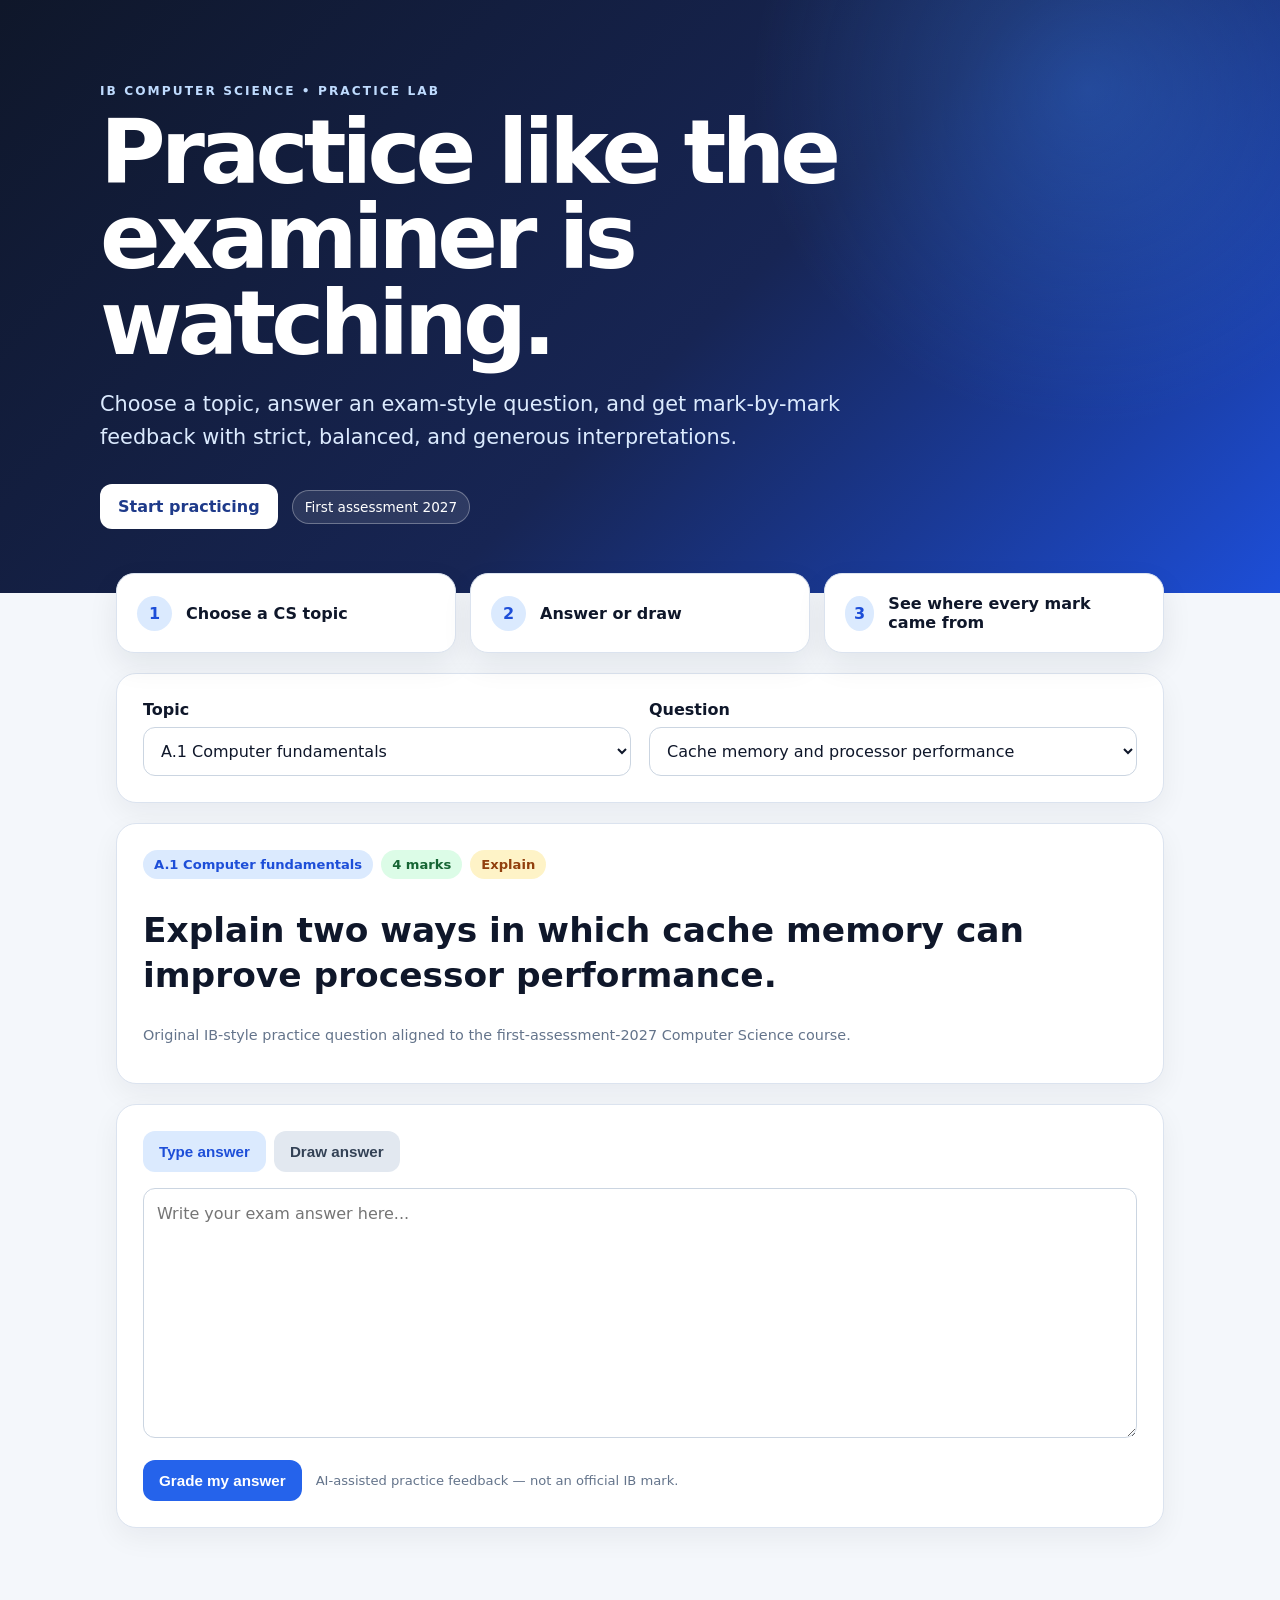
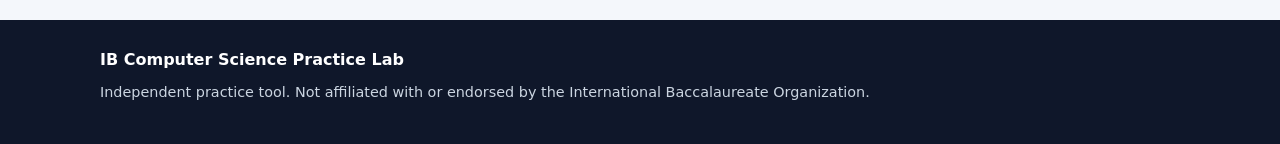
<file: index.html>
<!doctype html>
<html lang="en">
<head>
  <meta charset="utf-8">
  <meta name="viewport" content="width=device-width, initial-scale=1">
  <meta name="theme-color" content="#0f172a">
  <title>IB Computer Science Practice Lab</title>
  <link rel="stylesheet" href="./style.css">
</head>
<body>
  <header class="hero">
    <div class="wrap">
      <p class="eyebrow">IB COMPUTER SCIENCE • PRACTICE LAB</p>
      <h1>Practice like the examiner is watching.</h1>
      <p class="lead">Choose a topic, answer an exam-style question, and get mark-by-mark feedback with strict, balanced, and generous interpretations.</p>
      <div class="hero-actions">
        <a class="primary-link" href="#practice">Start practicing</a>
        <span class="pill">First assessment 2027</span>
      </div>
    </div>
  </header>

  <main class="wrap" id="practice">
    <section class="intro-grid">
      <article class="mini-card"><strong>1</strong><span>Choose a CS topic</span></article>
      <article class="mini-card"><strong>2</strong><span>Answer or draw</span></article>
      <article class="mini-card"><strong>3</strong><span>See where every mark came from</span></article>
    </section>

    <section class="card controls">
      <div class="field">
        <label for="topic">Topic</label>
        <select id="topic"></select>
      </div>
      <div class="field">
        <label for="question">Question</label>
        <select id="question"></select>
      </div>
    </section>

    <section id="questionCard" class="card question-card">
      <div class="question-meta">
        <span id="topicBadge" class="badge"></span>
        <span id="marksBadge" class="marks"></span>
        <span id="commandBadge" class="command"></span>
      </div>
      <h2 id="questionText"></h2>
      <p id="sourceNote" class="source"></p>
    </section>

    <section class="card response-card">
      <div class="tabs" role="tablist">
        <button class="tab active" data-tab="typed">Type answer</button>
        <button class="tab" data-tab="draw">Draw answer</button>
      </div>

      <div id="typedPanel" class="panel active">
        <label class="sr-only" for="answer">Your answer</label>
        <textarea id="answer" placeholder="Write your exam answer here..."></textarea>
      </div>

      <div id="drawPanel" class="panel">
        <p class="draw-help">Use this for diagrams, logic structures, trace work, or any response where drawing helps communicate your answer.</p>
        <canvas id="drawingCanvas" width="1000" height="480"></canvas>
        <div class="canvas-actions">
          <button id="clearCanvas" class="secondary">Clear drawing</button>
        </div>
      </div>

      <div class="submit-row">
        <button id="submitBtn" class="primary">Grade my answer</button>
        <span class="tiny">AI-assisted practice feedback — not an official IB mark.</span>
      </div>
    </section>

    <section id="loading" class="card hidden status-card">
      <div class="spinner"></div>
      <div><h3>Checking the markscheme…</h3><p>Looking at each available mark separately.</p></div>
    </section>

    <section id="apiNotice" class="card notice hidden">
      <h3>Practice site is live; AI grading still needs its secure backend connected.</h3>
      <p>The public GitHub Pages site is working. Once the backend URL is deployed, grading will work without exposing an API key.</p>
    </section>

    <section id="results" class="hidden">
      <div class="result-heading">
        <div>
          <p class="eyebrow dark">ESTIMATED IB-STYLE MARK</p>
          <h2>Your grading range</h2>
        </div>
      </div>

      <div class="score-grid">
        <div class="score-card strict"><span>Strict</span><strong id="strictScore">—</strong><small>Only explicit credit</small></div>
        <div class="score-card balanced featured"><span>Balanced</span><strong id="balancedScore">—</strong><small>Best examiner-style estimate</small></div>
        <div class="score-card generous"><span>Generous</span><strong id="generousScore">—</strong><small>Reasonable implicit credit</small></div>
      </div>

      <div class="result-grid">
        <section class="card">
          <div class="section-title good"><span>✓</span><h2>Marks awarded</h2></div>
          <div id="awarded"></div>
        </section>
        <section class="card">
          <div class="section-title bad"><span>!</span><h2>Marks still available</h2></div>
          <div id="missed"></div>
        </section>
      </div>

      <section class="card feedback-card">
        <h2>Examiner-style feedback</h2>
        <p id="overall"></p>
        <div class="improve-box">
          <h3>How to gain more marks</h3>
          <p id="improve"></p>
        </div>
        <p id="confidence" class="tiny"></p>
        <button id="retryBtn" class="secondary">Improve my answer</button>
      </section>
    </section>
  </main>

  <footer>
    <div class="wrap">
      <strong>IB Computer Science Practice Lab</strong>
      <p>Independent practice tool. Not affiliated with or endorsed by the International Baccalaureate Organization.</p>
    </div>
  </footer>

  <script src="./questions.js"></script>
  <script src="./app-pages.js"></script>
</body>
</html>
</file>
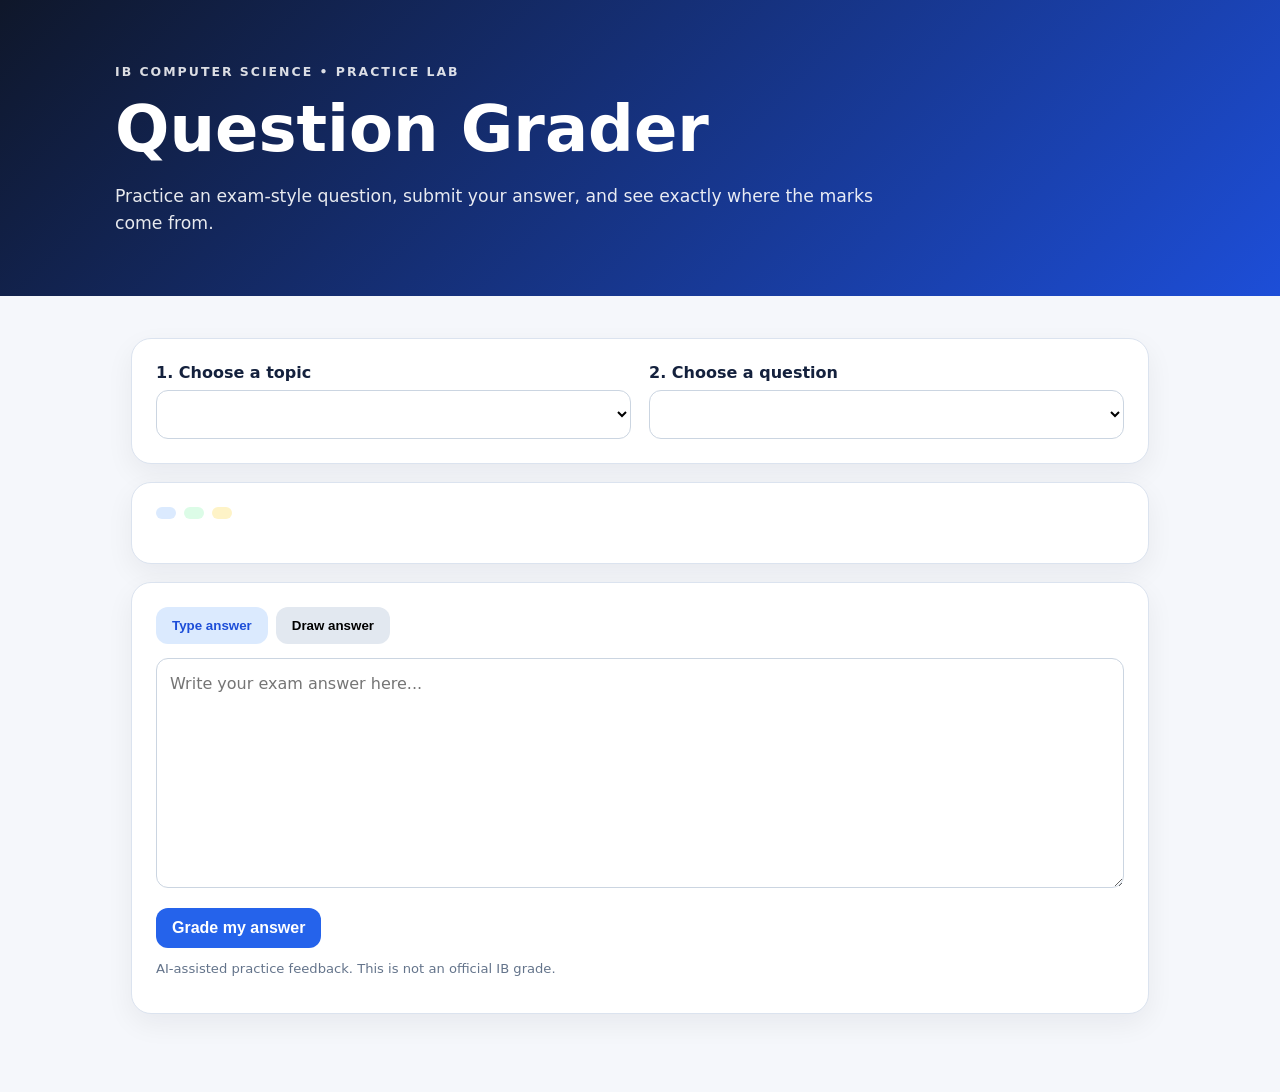
<file: templates/index.html>
<!doctype html>
<html lang="en">
<head>
  <meta charset="utf-8">
  <meta name="viewport" content="width=device-width, initial-scale=1">
  <title>IB Computer Science Question Grader</title>
  <link rel="stylesheet" href="/static/style.css">
</head>
<body>
<header>
  <div>
    <p class="eyebrow">IB COMPUTER SCIENCE • PRACTICE LAB</p>
    <h1>Question Grader</h1>
    <p class="sub">Practice an exam-style question, submit your answer, and see exactly where the marks come from.</p>
  </div>
</header>

<main>
  <section class="controls card">
    <div class="field">
      <label for="topic">1. Choose a topic</label>
      <select id="topic"></select>
    </div>
    <div class="field">
      <label for="question">2. Choose a question</label>
      <select id="question"></select>
    </div>
  </section>

  <section id="questionCard" class="card">
    <div class="question-meta">
      <span id="topicBadge" class="badge"></span>
      <span id="marksBadge" class="marks"></span>
      <span id="commandBadge" class="command"></span>
    </div>
    <h2 id="questionText"></h2>
    <p id="sourceNote" class="source"></p>
  </section>

  <section class="card">
    <div class="tabs">
      <button class="tab active" data-tab="typed">Type answer</button>
      <button class="tab" data-tab="draw">Draw answer</button>
    </div>

    <div id="typedPanel" class="panel active">
      <textarea id="answer" placeholder="Write your exam answer here..."></textarea>
    </div>

    <div id="drawPanel" class="panel">
      <canvas id="drawingCanvas" width="900" height="430"></canvas>
      <div class="canvas-actions">
        <button id="clearCanvas" class="secondary">Clear drawing</button>
      </div>
    </div>

    <button id="submitBtn" class="primary">Grade my answer</button>
    <p class="tiny">AI-assisted practice feedback. This is not an official IB grade.</p>
  </section>

  <section id="loading" class="card hidden"><h3>Marking your response…</h3><p>Checking each mark point against the practice markscheme.</p></section>

  <section id="results" class="hidden">
    <div class="score-grid">
      <div class="score-card strict"><span>Strict</span><strong id="strictScore">—</strong></div>
      <div class="score-card balanced"><span>Balanced</span><strong id="balancedScore">—</strong></div>
      <div class="score-card generous"><span>Generous</span><strong id="generousScore">—</strong></div>
    </div>

    <div class="card">
      <h2>Marks awarded</h2>
      <div id="awarded"></div>
    </div>
    <div class="card">
      <h2>Marks still available</h2>
      <div id="missed"></div>
    </div>
    <div class="card">
      <h2>Examiner-style feedback</h2>
      <p id="overall"></p>
      <h3>How to gain more marks</h3>
      <p id="improve"></p>
      <p id="confidence" class="tiny"></p>
    </div>
  </section>
</main>

<script>window.QUESTION_DATA = {{ questions|tojson }};</script>
<script src="/static/app.js"></script>
</body>
</html>
</file>
<file: style.css>
:root{--ink:#0f172a;--muted:#64748b;--blue:#2563eb;--blue2:#1d4ed8;--green:#15803d;--amber:#b45309;--red:#b91c1c;--bg:#f4f7fb;--card:#fff;--line:#dbe3ef}
*{box-sizing:border-box}html{scroll-behavior:smooth}body{margin:0;font-family:Inter,ui-sans-serif,system-ui,-apple-system,BlinkMacSystemFont,"Segoe UI",sans-serif;background:var(--bg);color:var(--ink)}
.wrap{max-width:1080px;margin:auto}.hero{background:radial-gradient(circle at 85% 15%,rgba(59,130,246,.35),transparent 28%),linear-gradient(135deg,#0f172a,#172554 55%,#1d4ed8);color:white;padding:72px 20px 64px}
.hero h1{font-size:clamp(2.6rem,7vw,5.8rem);line-height:.95;letter-spacing:-.055em;max-width:900px;margin:12px 0 22px}.lead{font-size:clamp(1rem,2.5vw,1.3rem);line-height:1.6;max-width:760px;color:#dbeafe}
.eyebrow{font-size:.76rem;letter-spacing:.17em;font-weight:900;color:#bfdbfe}.eyebrow.dark{color:var(--blue2)}.hero-actions{display:flex;gap:14px;align-items:center;flex-wrap:wrap;margin-top:30px}.primary-link{background:white;color:#1e3a8a;text-decoration:none;font-weight:900;padding:13px 18px;border-radius:12px}.pill{border:1px solid rgba(255,255,255,.3);background:rgba(255,255,255,.1);padding:8px 12px;border-radius:999px;font-size:.85rem}
main.wrap{padding:28px 16px 72px}.intro-grid{display:grid;grid-template-columns:repeat(3,1fr);gap:14px;margin-top:-48px;position:relative}.mini-card{background:white;border:1px solid var(--line);border-radius:18px;padding:20px;box-shadow:0 12px 30px rgba(15,23,42,.08);display:flex;gap:14px;align-items:center;font-weight:800}.mini-card strong{width:35px;height:35px;display:grid;place-items:center;border-radius:50%;background:#dbeafe;color:#1d4ed8}
.card{background:var(--card);border:1px solid var(--line);border-radius:20px;padding:26px;margin:20px 0;box-shadow:0 10px 28px rgba(15,23,42,.055)}.controls{display:grid;grid-template-columns:1fr 1fr;gap:18px}.field label{display:block;font-weight:900;margin-bottom:8px}select,textarea{width:100%;border:1px solid #cbd5e1;border-radius:12px;padding:13px;font:inherit;background:white;color:var(--ink)}select:focus,textarea:focus{outline:3px solid #dbeafe;border-color:#60a5fa}textarea{min-height:250px;resize:vertical;line-height:1.55}
.question-card h2{font-size:clamp(1.45rem,3vw,2.15rem);line-height:1.32}.question-meta{display:flex;gap:8px;flex-wrap:wrap}.badge,.marks,.command{padding:7px 11px;border-radius:999px;font-size:.82rem;font-weight:900}.badge{background:#dbeafe;color:#1d4ed8}.marks{background:#dcfce7;color:#166534}.command{background:#fef3c7;color:#92400e}.source{color:var(--muted);font-size:.9rem}
.tabs{display:flex;gap:8px;margin-bottom:16px}.tab,.secondary,.primary{border:0;border-radius:12px;padding:12px 16px;font-weight:900;cursor:pointer;font-size:.95rem}.tab{background:#e2e8f0;color:#334155}.tab.active{background:#dbeafe;color:#1d4ed8}.panel{display:none}.panel.active{display:block}.draw-help{color:var(--muted);margin-top:0}
canvas{width:100%;height:auto;border:2px dashed #94a3b8;border-radius:14px;background:#fff;touch-action:none}.canvas-actions{margin-top:10px}.secondary{background:#e2e8f0;color:#0f172a}.primary{background:var(--blue);color:white}.primary:hover{background:var(--blue2)}.submit-row{display:flex;align-items:center;gap:14px;flex-wrap:wrap;margin-top:18px}.tiny{font-size:.82rem;color:var(--muted)}
.status-card{display:flex;align-items:center;gap:16px}.spinner{width:34px;height:34px;border:4px solid #dbeafe;border-top-color:#2563eb;border-radius:50%;animation:spin .9s linear infinite}@keyframes spin{to{transform:rotate(360deg)}}.notice{border-left:5px solid #f59e0b;background:#fffbeb}
.result-heading{margin-top:30px}.result-heading h2{font-size:2rem;margin:.25rem 0}.score-grid{display:grid;grid-template-columns:repeat(3,1fr);gap:14px}.score-card{border-radius:20px;padding:20px;color:white;display:flex;flex-direction:column;gap:5px;min-height:145px}.score-card span{font-weight:900}.score-card strong{font-size:2.5rem;line-height:1}.score-card small{opacity:.84}.strict{background:#7f1d1d}.balanced{background:#1d4ed8}.generous{background:#166534}.featured{outline:4px solid #bfdbfe;transform:translateY(-4px)}
.result-grid{display:grid;grid-template-columns:1fr 1fr;gap:18px}.section-title{display:flex;gap:10px;align-items:center}.section-title span{width:30px;height:30px;display:grid;place-items:center;border-radius:50%;font-weight:900}.section-title.good span{background:#dcfce7;color:#166534}.section-title.bad span{background:#fee2e2;color:#991b1b}.mark-row{padding:15px 0;border-bottom:1px solid #e2e8f0}.mark-row:last-child{border-bottom:0}.mark-row strong{display:block;margin-bottom:5px}.improve-box{background:#eff6ff;border-left:4px solid #2563eb;padding:16px 18px;border-radius:10px;margin:18px 0}.hidden{display:none!important}.sr-only{position:absolute;width:1px;height:1px;padding:0;margin:-1px;overflow:hidden;clip:rect(0,0,0,0);white-space:nowrap;border:0}
footer{background:#0f172a;color:#cbd5e1;padding:30px 20px}footer strong{color:white}footer p{font-size:.9rem}
@media(max-width:760px){.intro-grid,.controls,.score-grid,.result-grid{grid-template-columns:1fr}.intro-grid{margin-top:-32px}.featured{transform:none}.hero{padding-top:52px}.card{padding:20px;border-radius:16px}}
</file>
<file: static/style.css>
:root{--ink:#14213d;--muted:#64748b;--blue:#2563eb;--green:#16a34a;--amber:#d97706;--red:#dc2626;--bg:#f5f7fb;--card:#fff;--line:#dbe3ef}
*{box-sizing:border-box} body{margin:0;font-family:Inter,system-ui,-apple-system,BlinkMacSystemFont,"Segoe UI",sans-serif;background:var(--bg);color:var(--ink)}
header{background:linear-gradient(135deg,#0f172a,#1d4ed8);color:white;padding:52px 20px 42px} header>div,main{max-width:1050px;margin:auto}
h1{font-size:clamp(2.1rem,5vw,4rem);margin:.1em 0}.eyebrow{letter-spacing:.16em;font-weight:800;font-size:.78rem;opacity:.85}.sub{max-width:760px;font-size:1.08rem;line-height:1.55;opacity:.9}
main{padding:24px 16px 60px}.card{background:var(--card);border:1px solid var(--line);border-radius:20px;padding:24px;margin:18px 0;box-shadow:0 10px 28px rgba(15,23,42,.06)}
.controls{display:grid;grid-template-columns:1fr 1fr;gap:18px}.field label{display:block;font-weight:800;margin-bottom:8px}select,textarea{width:100%;border:1px solid #cbd5e1;border-radius:12px;padding:13px;font:inherit;background:white}textarea{min-height:230px;resize:vertical;line-height:1.5}
.question-meta{display:flex;gap:8px;flex-wrap:wrap;margin-bottom:12px}.badge,.marks,.command{padding:6px 10px;border-radius:999px;font-size:.82rem;font-weight:800}.badge{background:#dbeafe;color:#1d4ed8}.marks{background:#dcfce7;color:#166534}.command{background:#fef3c7;color:#92400e}.source{color:var(--muted);font-size:.9rem}
.tabs{display:flex;gap:8px;margin-bottom:14px}.tab,.secondary,.primary{border:0;border-radius:12px;padding:11px 16px;font-weight:800;cursor:pointer}.tab{background:#e2e8f0}.tab.active{background:#dbeafe;color:#1d4ed8}.panel{display:none}.panel.active{display:block}
canvas{width:100%;height:auto;border:2px dashed #94a3b8;border-radius:12px;background:#fff;touch-action:none}.canvas-actions{margin-top:10px}.secondary{background:#e2e8f0;color:#0f172a}.primary{background:#2563eb;color:white;margin-top:16px;font-size:1rem}.primary:hover{background:#1d4ed8}.tiny{font-size:.82rem;color:var(--muted)}
.score-grid{display:grid;grid-template-columns:repeat(3,1fr);gap:14px}.score-card{border-radius:18px;padding:18px;color:white;display:flex;align-items:center;justify-content:space-between}.score-card span{font-weight:800}.score-card strong{font-size:1.7rem}.strict{background:#991b1b}.balanced{background:#1d4ed8}.generous{background:#15803d}
.mark-row{padding:13px 0;border-bottom:1px solid #e2e8f0}.mark-row:last-child{border-bottom:0}.mark-row strong{display:block;margin-bottom:4px}.hidden{display:none}
@media(max-width:720px){.controls,.score-grid{grid-template-columns:1fr}header{padding-top:36px}.card{padding:18px;border-radius:16px}}
</file>
